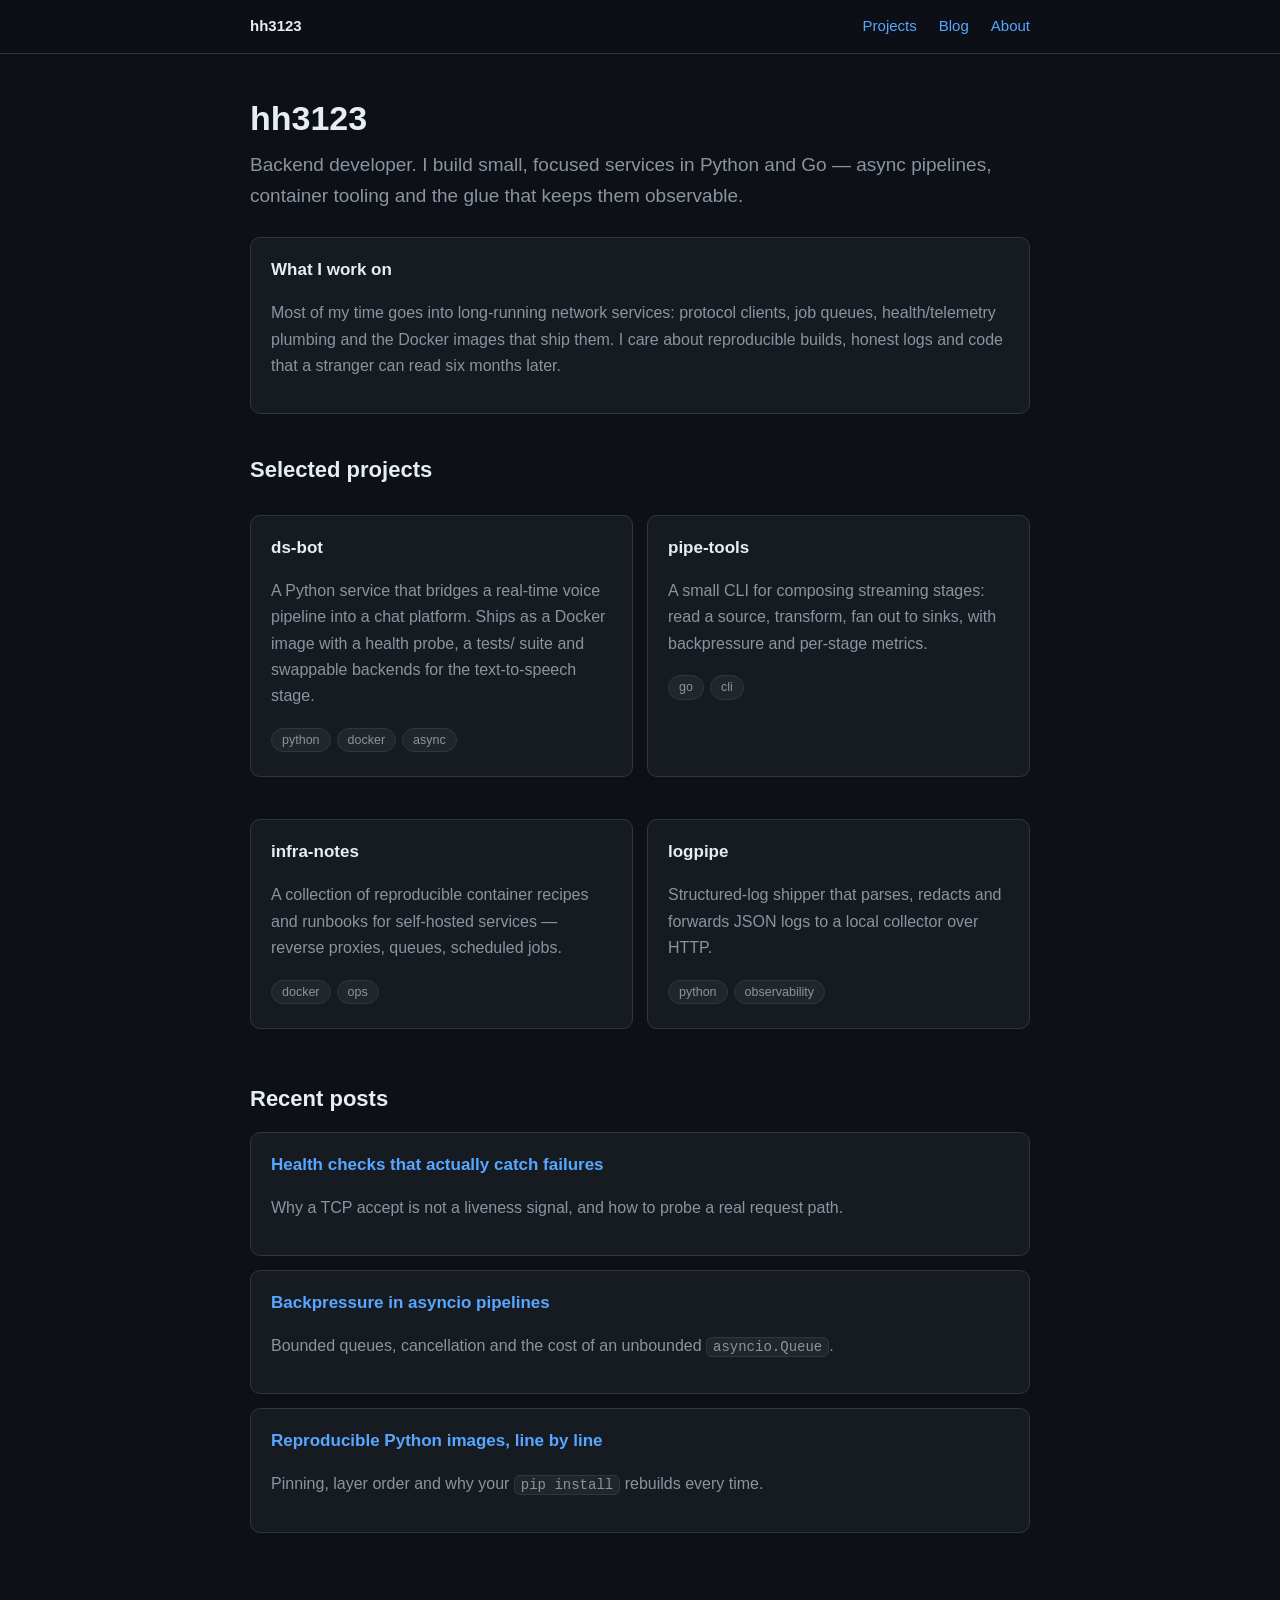
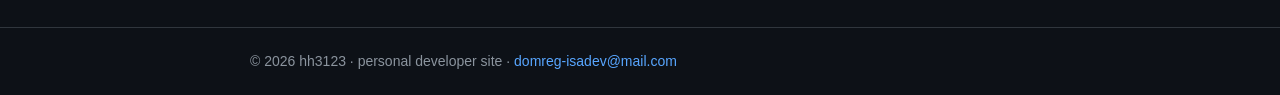
<file: index.html>
<!doctype html><html lang="en"><head><meta charset="utf-8">
<meta name="viewport" content="width=device-width,initial-scale=1">
<title>hh3123 — backend developer</title>
<meta name="description" content="Personal developer site and blog.">
<link rel="stylesheet" href="assets/style.css"></head><body>
<header><nav><a class="brand" href="">hh3123</a>
<a href="projects.html">Projects</a>
<a href="blog.html">Blog</a>
<a href="about.html">About</a></nav></header><main>

<h1>hh3123</h1>
<p class="lead">Backend developer. I build small, focused services in Python and Go &mdash;
async pipelines, container tooling and the glue that keeps them observable.</p>
<div class="card"><h3>What I work on</h3>
<p class="mut">Most of my time goes into long-running network services: protocol clients,
job queues, health/telemetry plumbing and the Docker images that ship them. I care about
reproducible builds, honest logs and code that a stranger can read six months later.</p></div>
<h2>Selected projects</h2>
<div class="grid">
<div class="card"><h3>ds-bot</h3>
<p class="mut">A Python service that bridges a real-time voice pipeline into a chat platform.
Ships as a Docker image with a health probe, a tests/ suite and swappable backends for the
text-to-speech stage.</p><span class="tag">python</span><span class="tag">docker</span><span class="tag">async</span></div>
<div class="card"><h3>pipe-tools</h3>
<p class="mut">A small CLI for composing streaming stages: read a source, transform, fan out to
sinks, with backpressure and per-stage metrics.</p><span class="tag">go</span><span class="tag">cli</span></div>
<div class="card"><h3>infra-notes</h3>
<p class="mut">A collection of reproducible container recipes and runbooks for self-hosted
services &mdash; reverse proxies, queues, scheduled jobs.</p><span class="tag">docker</span><span class="tag">ops</span></div>
<div class="card"><h3>logpipe</h3>
<p class="mut">Structured-log shipper that parses, redacts and forwards JSON logs to a local
collector over HTTP.</p><span class="tag">python</span><span class="tag">observability</span></div>
</div>
<h2>Recent posts</h2>
<div class="card"><h3><a href="posts/docker-healthchecks.html">Health checks that actually catch failures</a></h3>
<p class="mut">Why a TCP accept is not a liveness signal, and how to probe a real request path.</p></div>
<div class="card"><h3><a href="posts/async-backpressure.html">Backpressure in asyncio pipelines</a></h3>
<p class="mut">Bounded queues, cancellation and the cost of an unbounded <code>asyncio.Queue</code>.</p></div>
<div class="card"><h3><a href="posts/reproducible-images.html">Reproducible Python images, line by line</a></h3>
<p class="mut">Pinning, layer order and why your <code>pip install</code> rebuilds every time.</p></div>
</main><footer><div class="in">&copy; 2026 hh3123 &middot; personal developer site &middot;
<a href="mailto:domreg-isadev@mail.com">domreg-isadev@mail.com</a></div></footer></body></html>
</file>
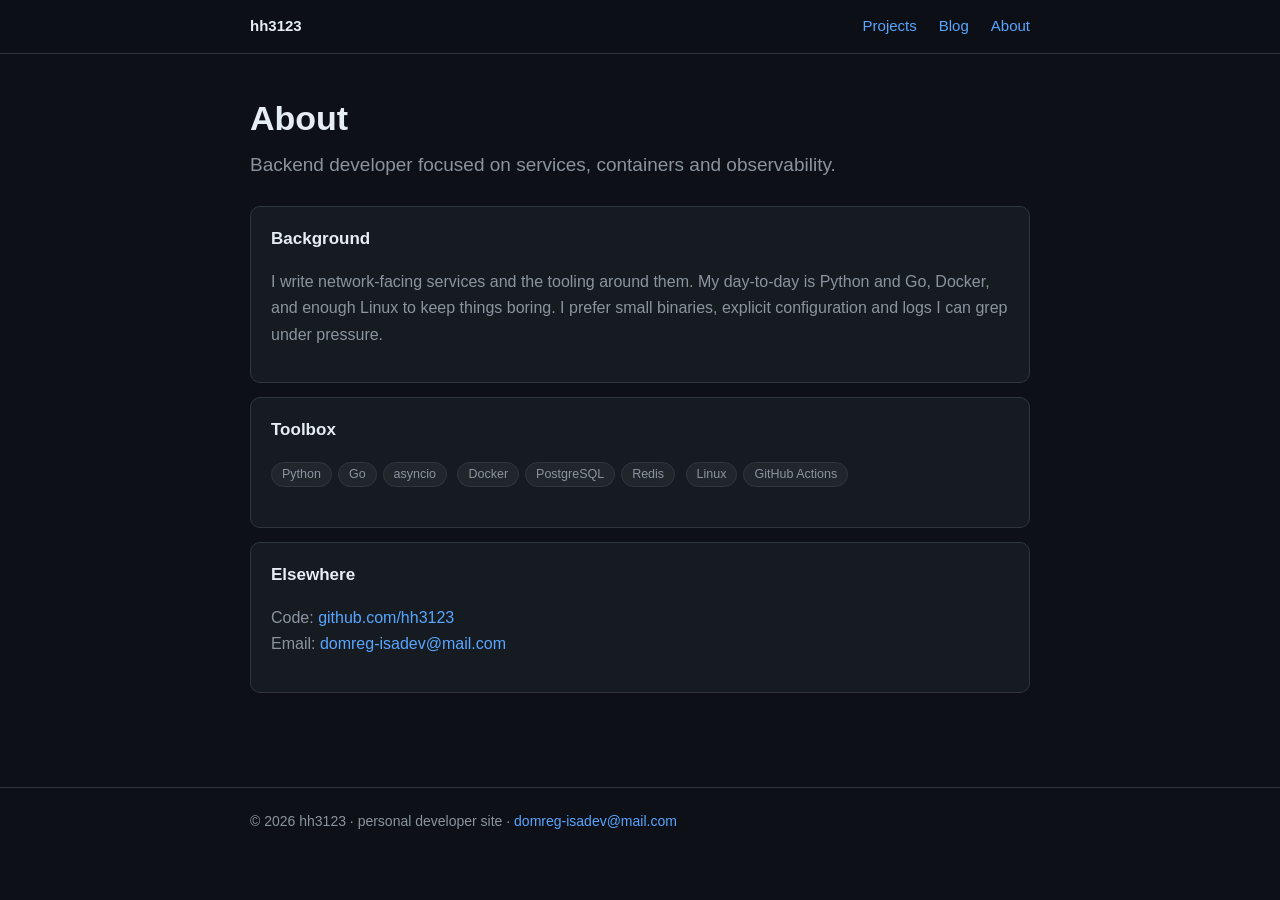
<file: about.html>
<!doctype html><html lang="en"><head><meta charset="utf-8">
<meta name="viewport" content="width=device-width,initial-scale=1">
<title>About — hh3123</title>
<meta name="description" content="About hh3123, backend developer.">
<link rel="stylesheet" href="assets/style.css"></head><body>
<header><nav><a class="brand" href="">hh3123</a>
<a href="projects.html">Projects</a>
<a href="blog.html">Blog</a>
<a href="about.html">About</a></nav></header><main>

<h1>About</h1>
<p class="lead">Backend developer focused on services, containers and observability.</p>
<div class="card"><h3>Background</h3>
<p class="mut">I write network-facing services and the tooling around them. My day-to-day is
Python and Go, Docker, and enough Linux to keep things boring. I prefer small binaries,
explicit configuration and logs I can grep under pressure.</p></div>
<div class="card"><h3>Toolbox</h3>
<p><span class="tag">Python</span><span class="tag">Go</span><span class="tag">asyncio</span>
<span class="tag">Docker</span><span class="tag">PostgreSQL</span><span class="tag">Redis</span>
<span class="tag">Linux</span><span class="tag">GitHub Actions</span></p></div>
<div class="card"><h3>Elsewhere</h3>
<p class="mut">Code: <a href="https://github.com/hh3123">github.com/hh3123</a><br>
Email: <a href="mailto:domreg-isadev@mail.com">domreg-isadev@mail.com</a></p></div>
</main><footer><div class="in">&copy; 2026 hh3123 &middot; personal developer site &middot;
<a href="mailto:domreg-isadev@mail.com">domreg-isadev@mail.com</a></div></footer></body></html>
</file>
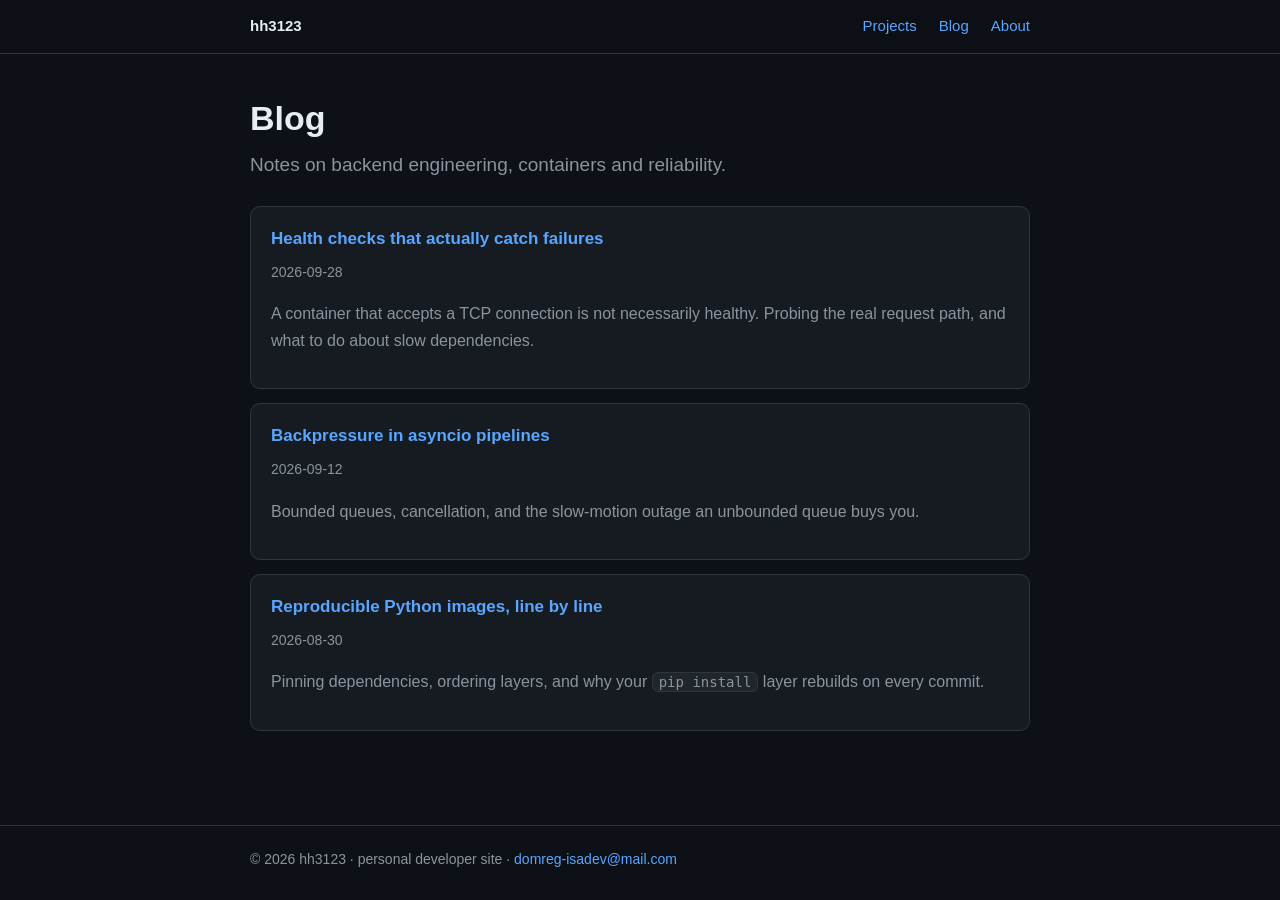
<file: blog.html>
<!doctype html><html lang="en"><head><meta charset="utf-8">
<meta name="viewport" content="width=device-width,initial-scale=1">
<title>Blog — hh3123</title>
<meta name="description" content="Notes on backend engineering.">
<link rel="stylesheet" href="assets/style.css"></head><body>
<header><nav><a class="brand" href="">hh3123</a>
<a href="projects.html">Projects</a>
<a href="blog.html">Blog</a>
<a href="about.html">About</a></nav></header><main>

<h1>Blog</h1>
<p class="lead">Notes on backend engineering, containers and reliability.</p>
<div class="card"><h3><a href="posts/docker-healthchecks.html">Health checks that actually catch failures</a></h3>
<time>2026-09-28</time>
<p class="mut">A container that accepts a TCP connection is not necessarily healthy. Probing the
real request path, and what to do about slow dependencies.</p></div>
<div class="card"><h3><a href="posts/async-backpressure.html">Backpressure in asyncio pipelines</a></h3>
<time>2026-09-12</time>
<p class="mut">Bounded queues, cancellation, and the slow-motion outage an unbounded queue buys you.</p></div>
<div class="card"><h3><a href="posts/reproducible-images.html">Reproducible Python images, line by line</a></h3>
<time>2026-08-30</time>
<p class="mut">Pinning dependencies, ordering layers, and why your <code>pip install</code>
layer rebuilds on every commit.</p></div>
</main><footer><div class="in">&copy; 2026 hh3123 &middot; personal developer site &middot;
<a href="mailto:domreg-isadev@mail.com">domreg-isadev@mail.com</a></div></footer></body></html>
</file>
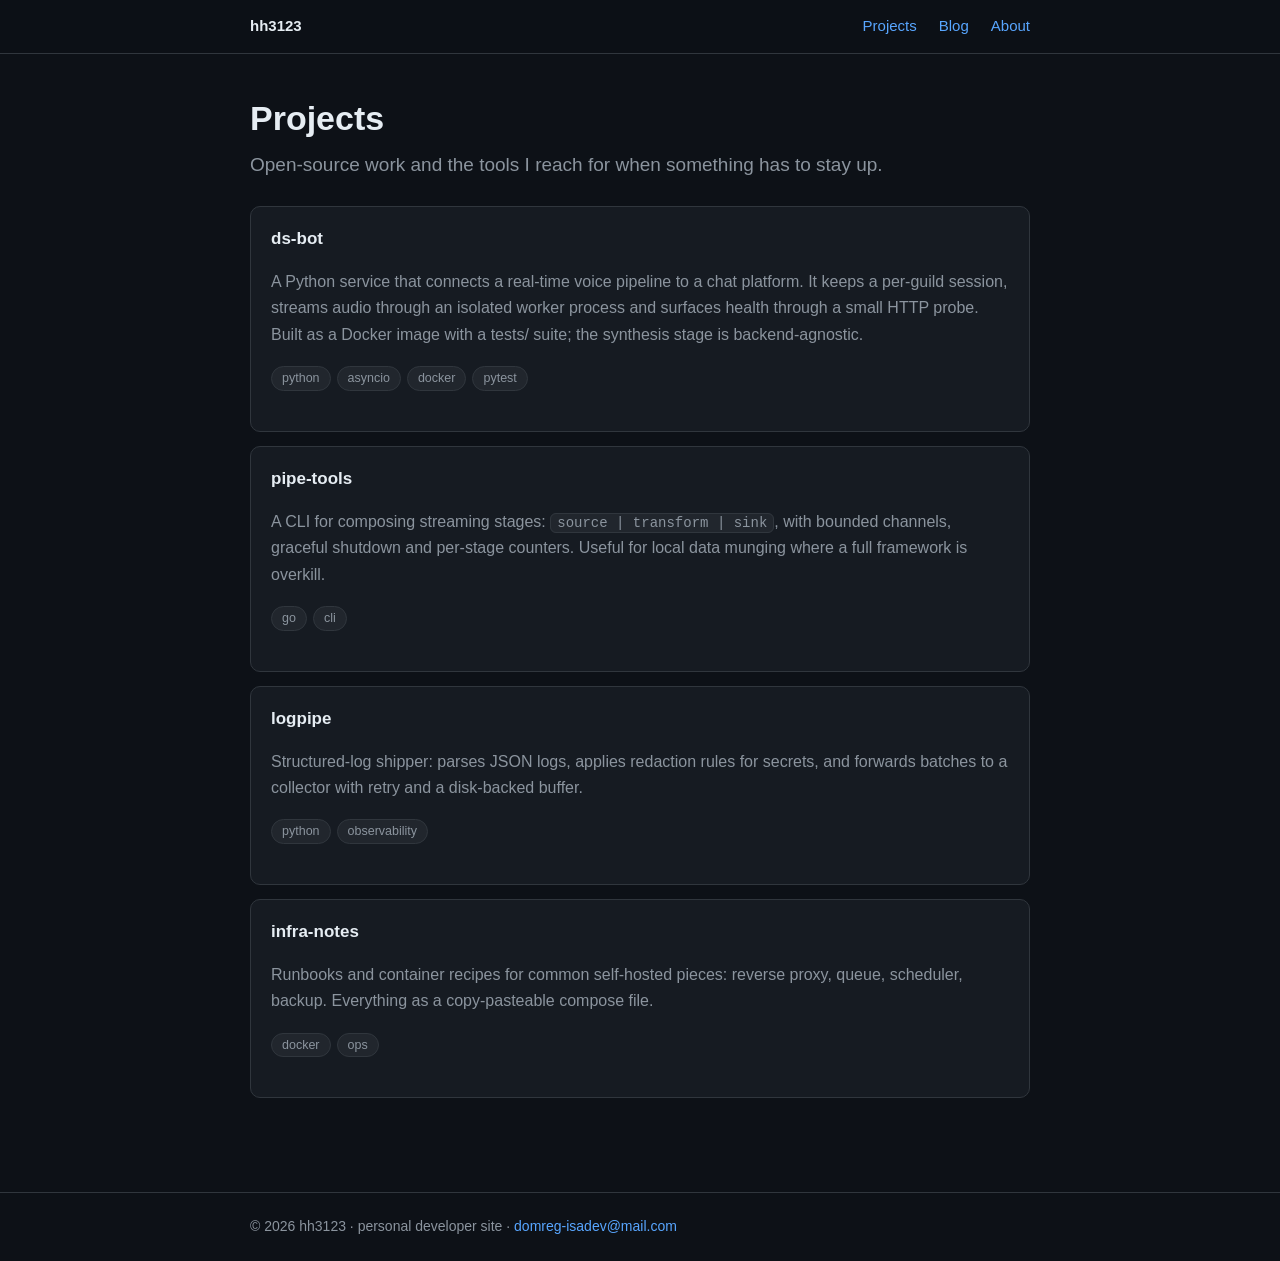
<file: projects.html>
<!doctype html><html lang="en"><head><meta charset="utf-8">
<meta name="viewport" content="width=device-width,initial-scale=1">
<title>Projects — hh3123</title>
<meta name="description" content="Selected software projects.">
<link rel="stylesheet" href="assets/style.css"></head><body>
<header><nav><a class="brand" href="">hh3123</a>
<a href="projects.html">Projects</a>
<a href="blog.html">Blog</a>
<a href="about.html">About</a></nav></header><main>

<h1>Projects</h1>
<p class="lead">Open-source work and the tools I reach for when something has to stay up.</p>
<div class="card"><h3>ds-bot</h3>
<p class="mut">A Python service that connects a real-time voice pipeline to a chat platform.
It keeps a per-guild session, streams audio through an isolated worker process and surfaces
health through a small HTTP probe. Built as a Docker image with a tests/ suite; the synthesis
stage is backend-agnostic.</p>
<p><span class="tag">python</span><span class="tag">asyncio</span><span class="tag">docker</span><span class="tag">pytest</span></p></div>
<div class="card"><h3>pipe-tools</h3>
<p class="mut">A CLI for composing streaming stages: <code>source | transform | sink</code>,
with bounded channels, graceful shutdown and per-stage counters. Useful for local data munging
where a full framework is overkill.</p>
<p><span class="tag">go</span><span class="tag">cli</span></p></div>
<div class="card"><h3>logpipe</h3>
<p class="mut">Structured-log shipper: parses JSON logs, applies redaction rules for secrets,
and forwards batches to a collector with retry and a disk-backed buffer.</p>
<p><span class="tag">python</span><span class="tag">observability</span></p></div>
<div class="card"><h3>infra-notes</h3>
<p class="mut">Runbooks and container recipes for common self-hosted pieces: reverse proxy,
queue, scheduler, backup. Everything as a copy-pasteable compose file.</p>
<p><span class="tag">docker</span><span class="tag">ops</span></p></div>
</main><footer><div class="in">&copy; 2026 hh3123 &middot; personal developer site &middot;
<a href="mailto:domreg-isadev@mail.com">domreg-isadev@mail.com</a></div></footer></body></html>
</file>
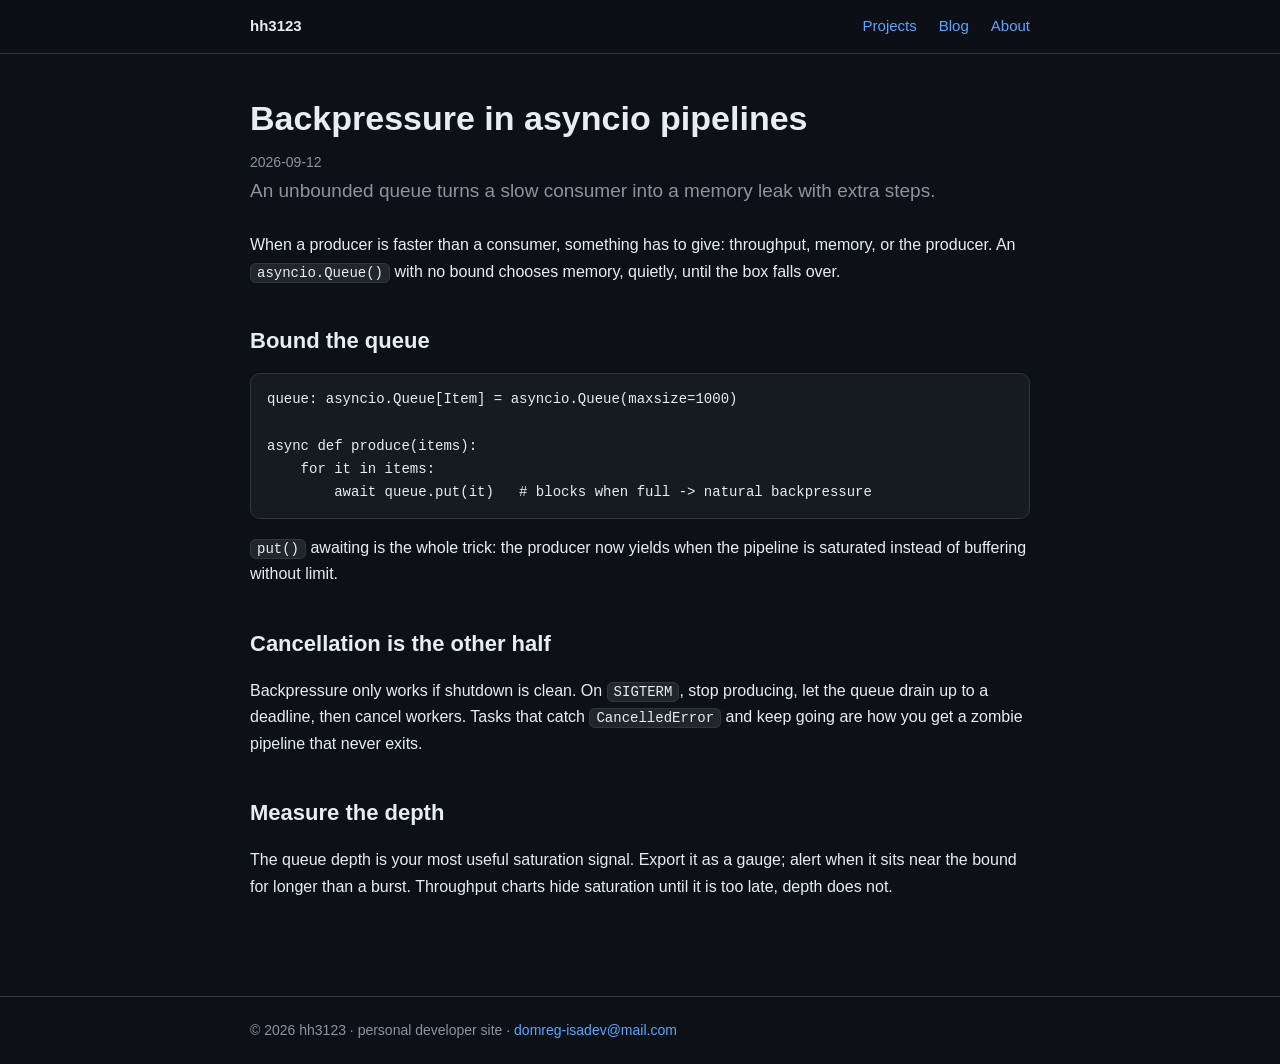
<file: posts/async-backpressure.html>
<!doctype html><html lang="en"><head><meta charset="utf-8">
<meta name="viewport" content="width=device-width,initial-scale=1">
<title>Backpressure in asyncio pipelines</title>
<meta name="description" content="Bounded queues in asyncio.">
<link rel="stylesheet" href="../assets/style.css"></head><body>
<header><nav><a class="brand" href="../">hh3123</a>
<a href="../projects.html">Projects</a>
<a href="../blog.html">Blog</a>
<a href="../about.html">About</a></nav></header><main>

<h1>Backpressure in asyncio pipelines</h1><time>2026-09-12</time>
<p class="lead">An unbounded queue turns a slow consumer into a memory leak with extra steps.</p>
<p>When a producer is faster than a consumer, something has to give: throughput, memory, or the
producer. An <code>asyncio.Queue()</code> with no bound chooses memory, quietly, until the box
falls over.</p>
<h2>Bound the queue</h2>
<pre>queue: asyncio.Queue[Item] = asyncio.Queue(maxsize=1000)

async def produce(items):
    for it in items:
        await queue.put(it)   # blocks when full -> natural backpressure</pre>
<p><code>put()</code> awaiting is the whole trick: the producer now yields when the pipeline is
saturated instead of buffering without limit.</p>
<h2>Cancellation is the other half</h2>
<p>Backpressure only works if shutdown is clean. On <code>SIGTERM</code>, stop producing, let the
queue drain up to a deadline, then cancel workers. Tasks that catch <code>CancelledError</code>
and keep going are how you get a zombie pipeline that never exits.</p>
<h2>Measure the depth</h2>
<p>The queue depth is your most useful saturation signal. Export it as a gauge; alert when it sits
near the bound for longer than a burst. Throughput charts hide saturation until it is too late,
depth does not.</p>
</main><footer><div class="in">&copy; 2026 hh3123 &middot; personal developer site &middot;
<a href="mailto:domreg-isadev@mail.com">domreg-isadev@mail.com</a></div></footer></body></html>
</file>
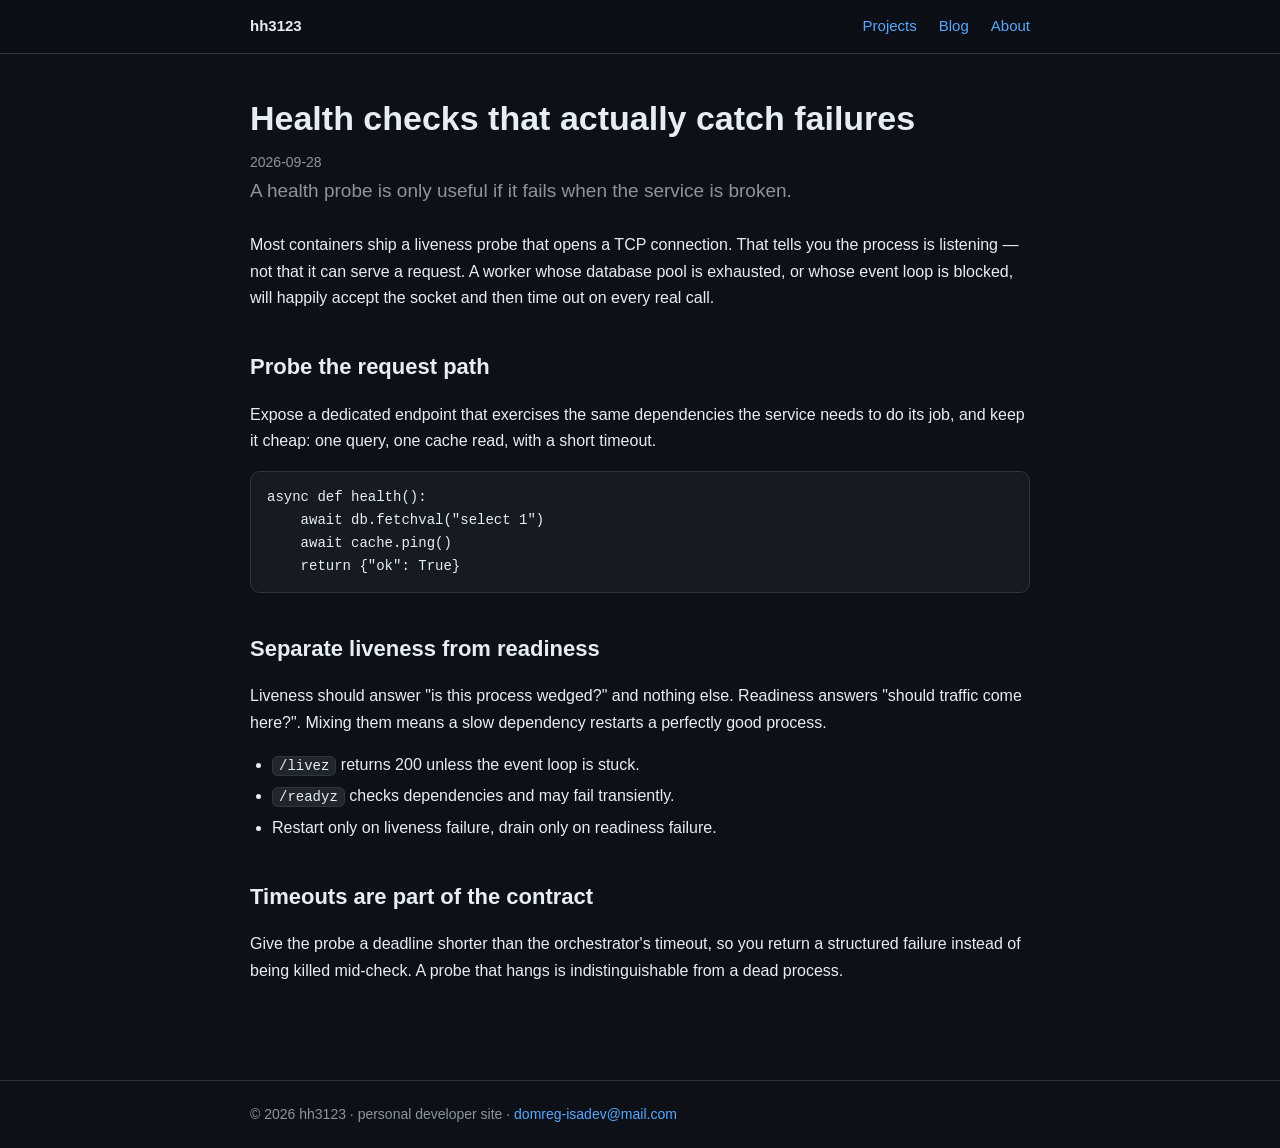
<file: posts/docker-healthchecks.html>
<!doctype html><html lang="en"><head><meta charset="utf-8">
<meta name="viewport" content="width=device-width,initial-scale=1">
<title>Health checks that actually catch failures</title>
<meta name="description" content="Container health probes.">
<link rel="stylesheet" href="../assets/style.css"></head><body>
<header><nav><a class="brand" href="../">hh3123</a>
<a href="../projects.html">Projects</a>
<a href="../blog.html">Blog</a>
<a href="../about.html">About</a></nav></header><main>

<h1>Health checks that actually catch failures</h1><time>2026-09-28</time>
<p class="lead">A health probe is only useful if it fails when the service is broken.</p>
<p>Most containers ship a liveness probe that opens a TCP connection. That tells you the process
is listening &mdash; not that it can serve a request. A worker whose database pool is exhausted,
or whose event loop is blocked, will happily accept the socket and then time out on every real
call.</p>
<h2>Probe the request path</h2>
<p>Expose a dedicated endpoint that exercises the same dependencies the service needs to do its
job, and keep it cheap: one query, one cache read, with a short timeout.</p>
<pre>async def health():
    await db.fetchval("select 1")
    await cache.ping()
    return {"ok": True}</pre>
<h2>Separate liveness from readiness</h2>
<p>Liveness should answer "is this process wedged?" and nothing else. Readiness answers "should
traffic come here?". Mixing them means a slow dependency restarts a perfectly good process.</p>
<ul><li><code>/livez</code> returns 200 unless the event loop is stuck.</li>
<li><code>/readyz</code> checks dependencies and may fail transiently.</li>
<li>Restart only on liveness failure, drain only on readiness failure.</li></ul>
<h2>Timeouts are part of the contract</h2>
<p>Give the probe a deadline shorter than the orchestrator's timeout, so you return a structured
failure instead of being killed mid-check. A probe that hangs is indistinguishable from a dead
process.</p>
</main><footer><div class="in">&copy; 2026 hh3123 &middot; personal developer site &middot;
<a href="mailto:domreg-isadev@mail.com">domreg-isadev@mail.com</a></div></footer></body></html>
</file>
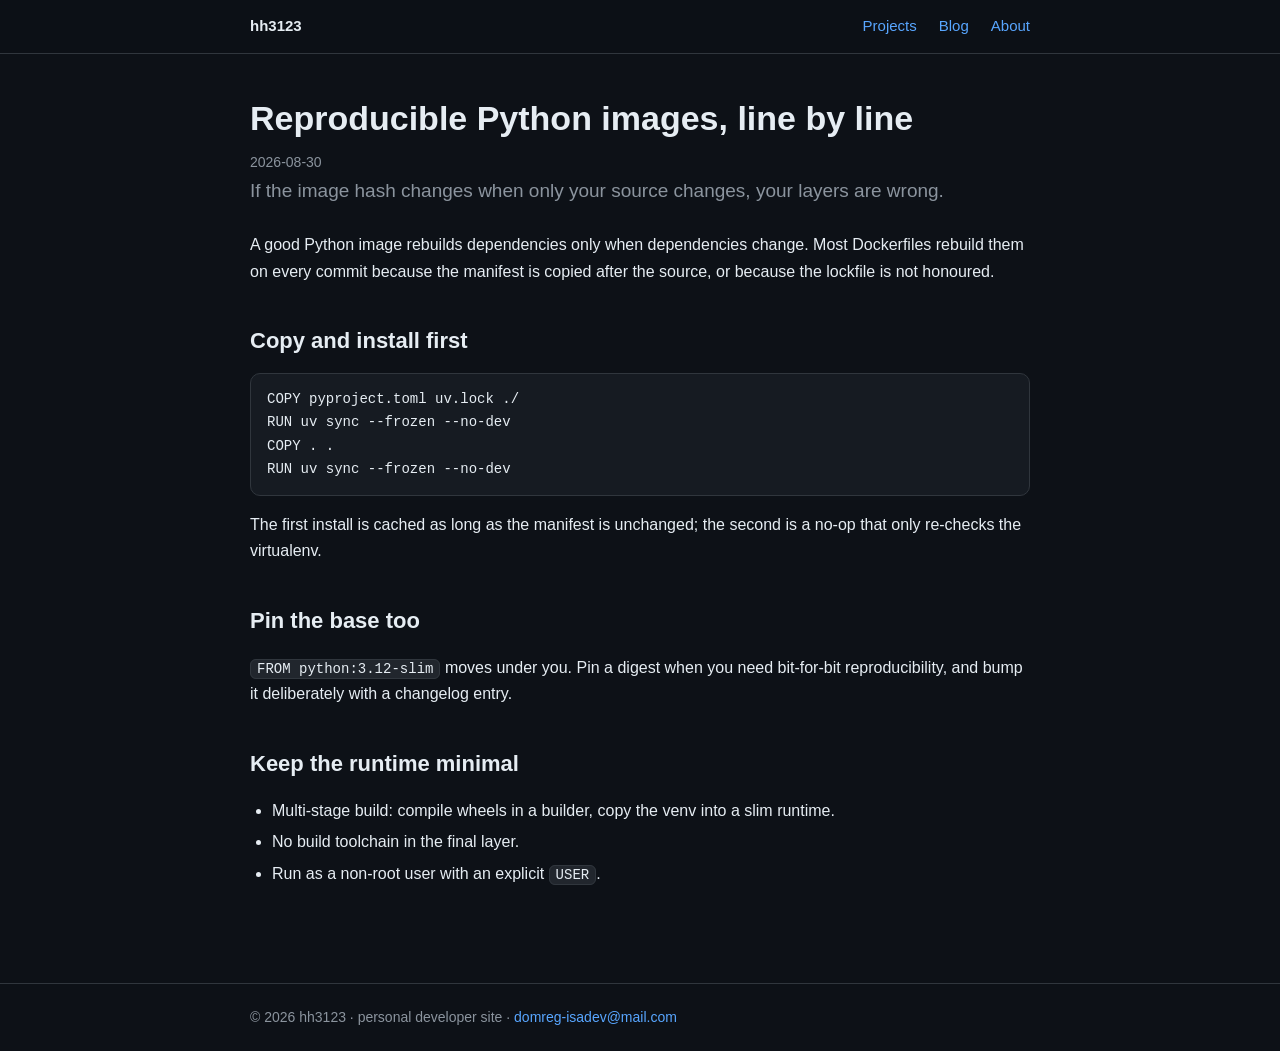
<file: posts/reproducible-images.html>
<!doctype html><html lang="en"><head><meta charset="utf-8">
<meta name="viewport" content="width=device-width,initial-scale=1">
<title>Reproducible Python images</title>
<meta name="description" content="Reproducible Docker builds for Python.">
<link rel="stylesheet" href="../assets/style.css"></head><body>
<header><nav><a class="brand" href="../">hh3123</a>
<a href="../projects.html">Projects</a>
<a href="../blog.html">Blog</a>
<a href="../about.html">About</a></nav></header><main>

<h1>Reproducible Python images, line by line</h1><time>2026-08-30</time>
<p class="lead">If the image hash changes when only your source changes, your layers are wrong.</p>
<p>A good Python image rebuilds dependencies only when dependencies change. Most Dockerfiles
rebuild them on every commit because the manifest is copied after the source, or because the
lockfile is not honoured.</p>
<h2>Copy and install first</h2>
<pre>COPY pyproject.toml uv.lock ./
RUN uv sync --frozen --no-dev
COPY . .
RUN uv sync --frozen --no-dev</pre>
<p>The first install is cached as long as the manifest is unchanged; the second is a no-op that
only re-checks the virtualenv.</p>
<h2>Pin the base too</h2>
<p><code>FROM python:3.12-slim</code> moves under you. Pin a digest when you need bit-for-bit
reproducibility, and bump it deliberately with a changelog entry.</p>
<h2>Keep the runtime minimal</h2>
<ul><li>Multi-stage build: compile wheels in a builder, copy the venv into a slim runtime.</li>
<li>No build toolchain in the final layer.</li>
<li>Run as a non-root user with an explicit <code>USER</code>.</li></ul>
</main><footer><div class="in">&copy; 2026 hh3123 &middot; personal developer site &middot;
<a href="mailto:domreg-isadev@mail.com">domreg-isadev@mail.com</a></div></footer></body></html>
</file>
<file: assets/style.css>
:root{--bg:#0d1117;--fg:#e6edf3;--mut:#8b949e;--acc:#58a6ff;--card:#161b22;--br:#30363d}
*{box-sizing:border-box}
body{margin:0;background:var(--bg);color:var(--fg);font:16px/1.65 -apple-system,Segoe UI,Roboto,Helvetica,Arial,sans-serif}
a{color:var(--acc);text-decoration:none}a:hover{text-decoration:underline}
header{border-bottom:1px solid var(--br);position:sticky;top:0;background:rgba(13,17,23,.85);backdrop-filter:blur(8px)}
nav{max-width:820px;margin:0 auto;padding:14px 20px;display:flex;gap:22px;align-items:center;font-size:15px}
nav .brand{font-weight:700;color:var(--fg);margin-right:auto}
main{max-width:820px;margin:0 auto;padding:44px 20px 80px}
h1{font-size:34px;line-height:1.2;margin:0 0 10px}
h2{font-size:22px;margin:38px 0 12px}
h3{margin:0 0 6px;font-size:17px}
p{color:var(--fg)}.mut{color:var(--mut)}
.lead{font-size:19px;color:var(--mut);margin:0 0 26px}
.card{background:var(--card);border:1px solid var(--br);border-radius:10px;padding:18px 20px;margin:14px 0}
.grid{display:grid;grid-template-columns:1fr 1fr;gap:14px}
@media(max-width:640px){.grid{grid-template-columns:1fr}}
.tag{display:inline-block;background:#21262d;border:1px solid var(--br);border-radius:999px;padding:1px 10px;font-size:12.5px;color:var(--mut);margin:0 6px 6px 0}
ul{padding-left:22px}li{margin:5px 0}
code{background:#21262d;border:1px solid var(--br);border-radius:6px;padding:1px 6px;font-size:14px}
pre{background:#161b22;border:1px solid var(--br);border-radius:10px;padding:14px 16px;overflow:auto;font-size:14px}
footer{border-top:1px solid var(--br);color:var(--mut);font-size:14px}
footer .in{max-width:820px;margin:0 auto;padding:22px 20px}
time{color:var(--mut);font-size:14px}
</file>
